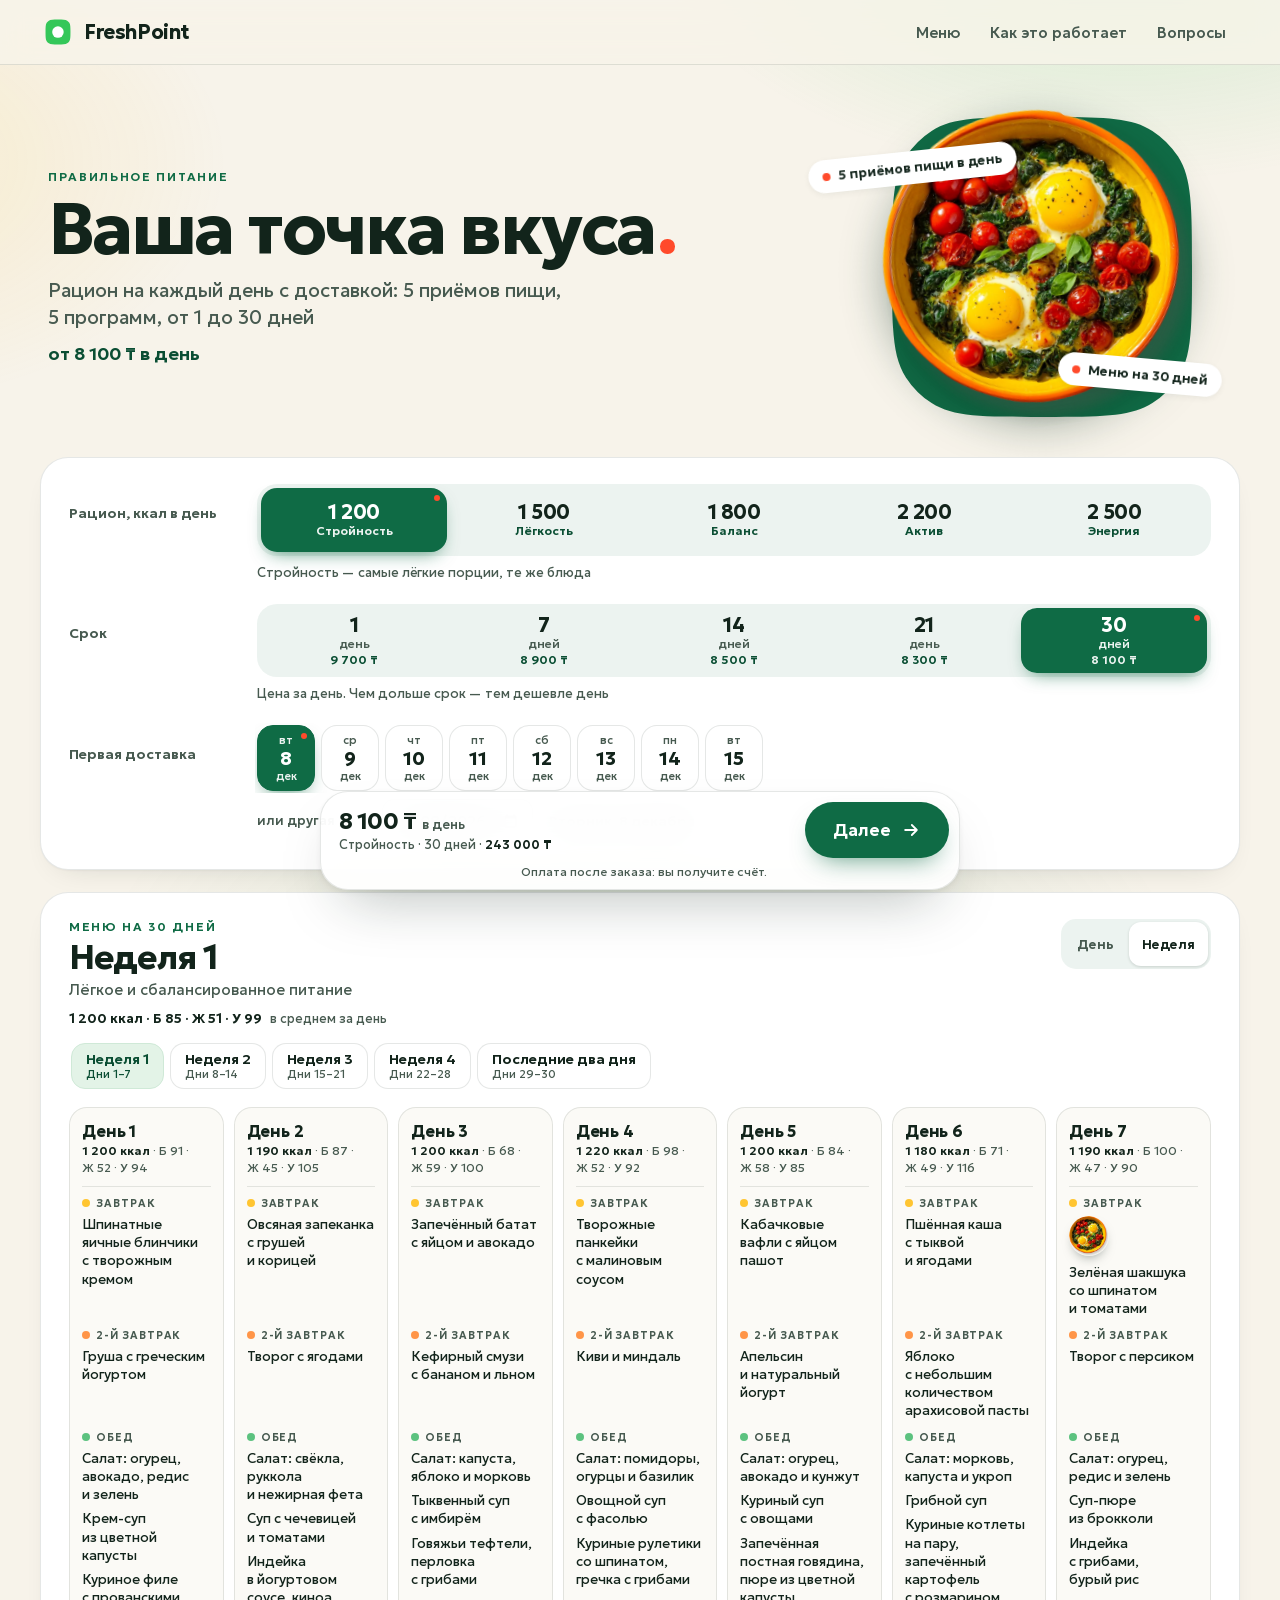
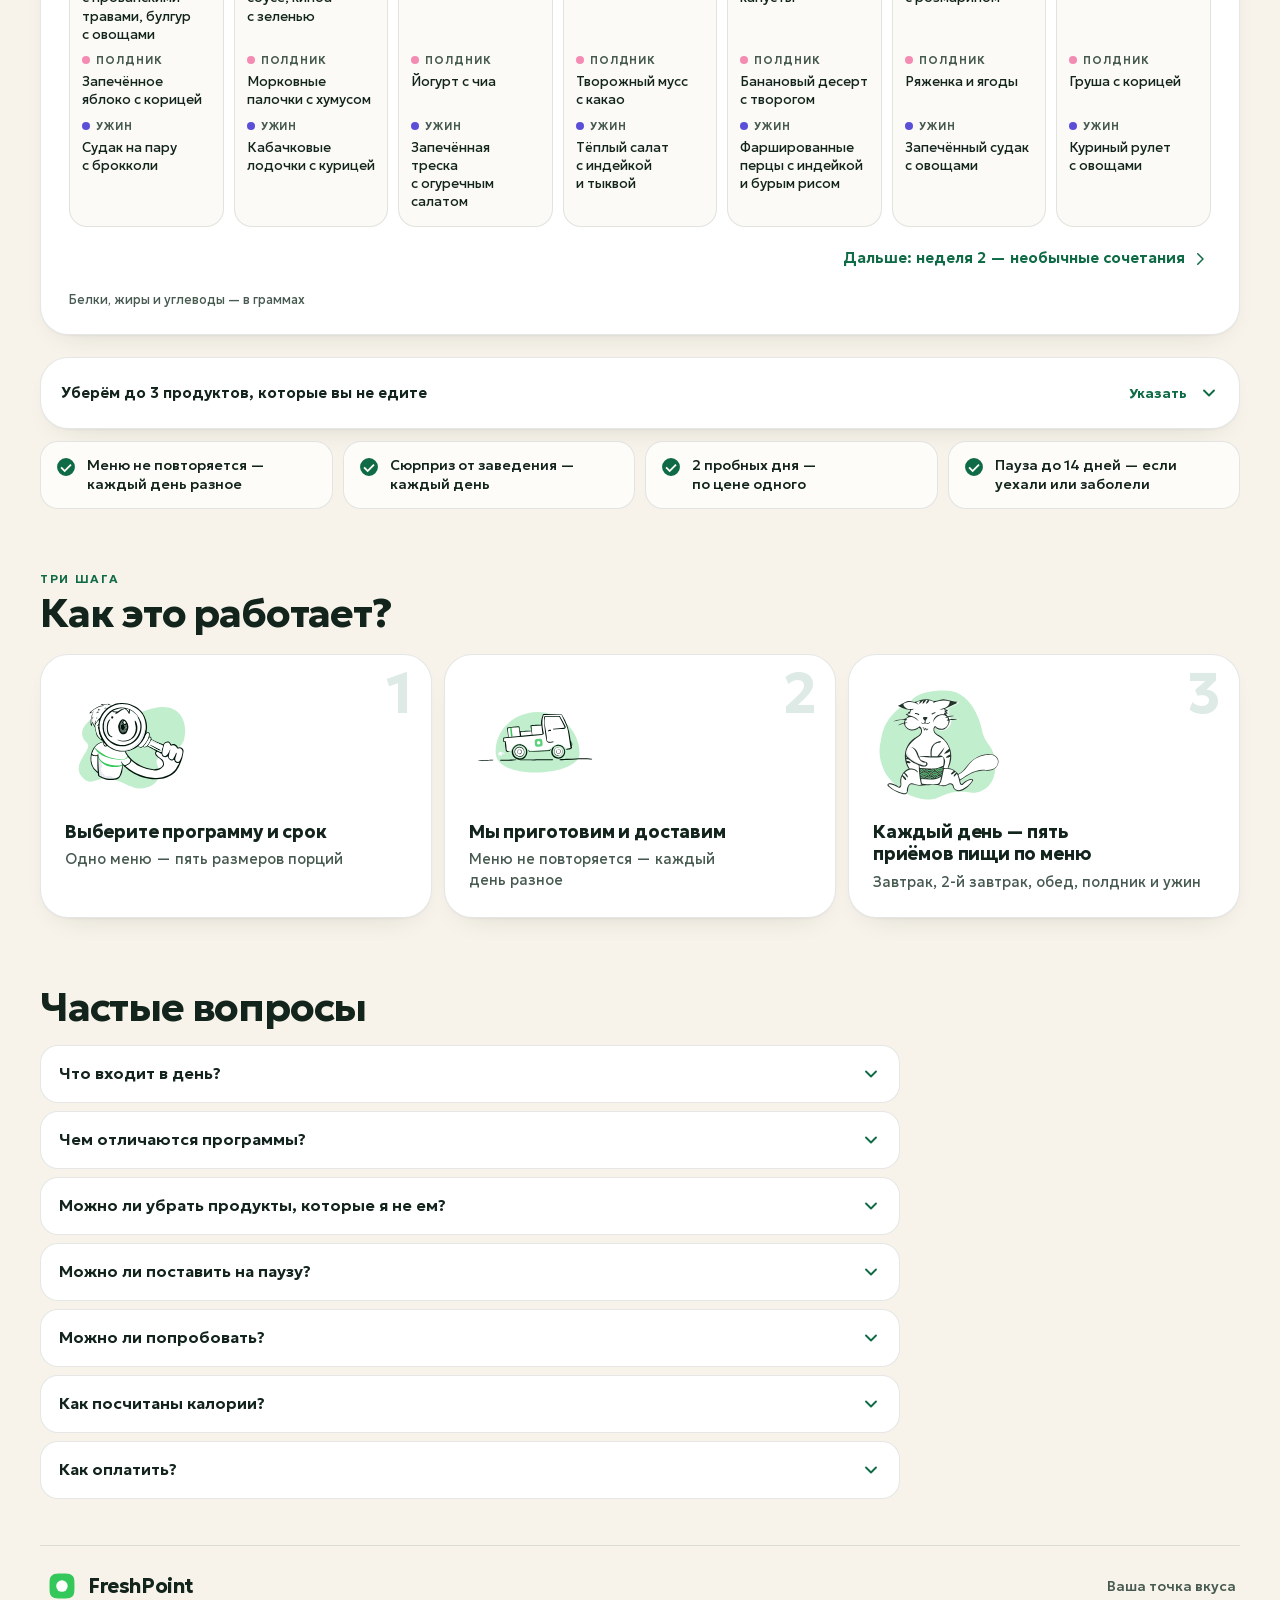
<file: index.html>
<!doctype html>
<html lang="ru">
<head>
<meta charset="utf-8">
<script>if (location.protocol === 'http:' && /(^|\.)freshpoint\.kz$/.test(location.hostname)) { location.replace('https://' + location.host + location.pathname + location.search + location.hash); }</script>
<meta name="viewport" content="width=device-width, initial-scale=1, viewport-fit=cover">
<meta name="robots" content="noindex, nofollow">
<meta name="format-detection" content="telephone=no">
<meta name="theme-color" content="#F7F3EA">
<title>FreshPoint — правильное питание с доставкой</title>
<meta name="description" content="Рацион на каждый день с доставкой: 5 приёмов пищи, 5 программ, от 1 до 30 дней">
<meta property="og:type" content="website">
<meta property="og:site_name" content="FreshPoint">
<meta property="og:title" content="FreshPoint — правильное питание с доставкой">
<meta property="og:description" content="Рацион на каждый день с доставкой: 5 приёмов пищи, 5 программ, от 1 до 30 дней">
<meta property="og:url" content="https://freshpoint.kz/">
<meta property="og:image" content="https://freshpoint.kz/assets/img/og.jpg">
<meta property="og:image:width" content="1200">
<meta property="og:image:height" content="630">
<meta name="twitter:card" content="summary_large_image">
<link rel="icon" href="assets/img/icon-32.png" type="image/png" sizes="32x32">
<link rel="icon" href="assets/img/logo-mark.svg" type="image/svg+xml">
<link rel="apple-touch-icon" href="assets/img/icon-180.png">
<link rel="stylesheet" href="assets/app.bb5eb2889d.css">
</head>
<body>
<div id="app"></div>
<noscript><p class="noscript">Для работы страницы включите JavaScript.</p></noscript>
<script src="assets/data.094f543a2c.js"></script>
<script src="assets/app.1be079a367.js"></script>
</body>
</html>
</file>
<file: assets/app.bb5eb2889d.css>
@font-face{font-family:"Geologica";src:url(fonts/geologica-400.woff) format("woff");font-weight:400;font-style:normal;font-display:swap}
@font-face{font-family:"Geologica";src:url(fonts/geologica-500.woff) format("woff");font-weight:500;font-style:normal;font-display:swap}
@font-face{font-family:"Geologica";src:url(fonts/geologica-600.woff) format("woff");font-weight:600;font-style:normal;font-display:swap}
@font-face{font-family:"Geologica";src:url(fonts/geologica-700.woff) format("woff");font-weight:700;font-style:normal;font-display:swap}

:root{
  --cream:#F7F3EA;--ink:#12241B;--ink-2:#475A50;--basil:#0F6B45;--basil-deep:#0A4E33;--mint:#E3F3E7;--mint-2:#CFE9D7;--tomato:#FF4A2B;
  --line:rgba(18,36,27,.11);--line-2:rgba(18,36,27,.2);--bad:#B3261E;--warn-bg:#FFF1DC;--soft:#FBFAF6;
  --m1:#FFC531;--m2:#FF9548;--m3:#5CC27F;--m4:#F48BB3;--m5:#5B4FD8;
  --r-md:16px;--r-lg:22px;--r-xl:28px;
  --sh-1:0 1px 2px rgba(18,36,27,.04),0 12px 32px -20px rgba(18,36,27,.2);
  --sh-2:0 2px 6px rgba(18,36,27,.06),0 28px 60px -26px rgba(18,36,27,.36);
  --t-fast:180ms cubic-bezier(.2,.8,.2,1);--t-mid:380ms cubic-bezier(.2,.8,.2,1);
  --font:"Geologica","Segoe UI",system-ui,-apple-system,sans-serif;
  --bar-h:0px;--max:1240px;
}
*{box-sizing:border-box;margin:0;padding:0}
html{-webkit-text-size-adjust:100%;scroll-padding-top:84px}
body{font:400 16px/1.5 var(--font);color:var(--ink);background-color:var(--cream);min-height:100vh;-webkit-font-smoothing:antialiased;text-rendering:optimizeLegibility}
body::before{content:"";position:fixed;inset:0;z-index:-1;pointer-events:none;background:
  radial-gradient(62vw 52vh at 88% -12%,rgba(52,199,89,.22),transparent 62%),
  radial-gradient(48vw 44vh at -12% 18%,rgba(255,197,49,.16),transparent 62%),
  radial-gradient(70vw 60vh at 50% 112%,rgba(15,107,69,.12),transparent 62%)}
img,svg{display:block;max-width:100%}
button,input,textarea{font:inherit;color:inherit}
button{-webkit-tap-highlight-color:transparent}
:focus-visible{outline:2px solid var(--basil);outline-offset:2px}
h1,h2,h3{text-wrap:balance}
p,li{text-wrap:pretty}
.nw{white-space:nowrap}
.noscript{padding:40px 20px;text-align:center}
.eyebrow{font:600 12px/1.3 var(--font);letter-spacing:.14em;text-transform:uppercase;color:var(--basil)}
.card{background-color:#fff;border:1px solid var(--line);border-radius:var(--r-xl);box-shadow:var(--sh-1)}

.btn{display:inline-flex;align-items:center;justify-content:center;gap:10px;min-height:52px;padding:0 26px;border:0;border-radius:999px;background-color:var(--basil);color:#fff;
  font:600 16px/1 var(--font);text-decoration:none;cursor:pointer;box-shadow:0 12px 26px -12px rgba(15,107,69,.7);transition:background-color var(--t-fast),transform var(--t-fast),box-shadow var(--t-fast)}
.btn svg{width:20px;height:20px;flex:none;transition:transform var(--t-fast)}
.btn:hover{background-color:var(--basil-deep)}
.btn:hover svg{transform:translateX(3px)}
.btn:active{transform:scale(.97)}
.btn[disabled]{background-color:#CBD5CE;color:#56635B;box-shadow:none;cursor:not-allowed}
.btn[disabled]:hover svg{transform:none}
.btn-lg{min-height:56px;font-size:17px;padding:0 28px}
.btn-ghost{background-color:#fff;color:var(--ink);border:1px solid var(--line-2);box-shadow:none;min-height:46px;padding:0 20px;font-size:15px}
.btn-ghost:hover{background-color:var(--mint)}
.link{display:inline-flex;align-items:center;gap:6px;min-height:44px;padding:0 2px;border:0;background:none;font:600 15px/1.25 var(--font);color:var(--basil);text-align:left;cursor:pointer}
.link svg{width:18px;height:18px;flex:none;transition:transform var(--t-fast)}
.link:hover svg{transform:translateX(3px)}

.top{position:sticky;top:0;z-index:20;background-color:rgba(247,243,234,.84);-webkit-backdrop-filter:saturate(1.4) blur(14px);backdrop-filter:saturate(1.4) blur(14px);border-bottom:1px solid var(--line)}
.top-in{max-width:var(--max);margin:0 auto;min-height:64px;padding:0 20px;display:flex;align-items:center;justify-content:space-between;gap:12px}
.logo{display:inline-flex;align-items:center;gap:8px;font:700 20px/1 var(--font);letter-spacing:-.02em;color:var(--ink);text-decoration:none}
.logo img{width:36px;height:36px}
.top-nav{display:flex;align-items:center;gap:2px}
.nav-link{min-height:44px;padding:0 14px;border:0;border-radius:999px;background-color:transparent;font:500 15px/1 var(--font);color:var(--ink-2);cursor:pointer;transition:background-color var(--t-fast),color var(--t-fast)}
.nav-link:hover{background-color:var(--mint);color:var(--basil-deep)}
.back{display:inline-flex;align-items:center;gap:6px;min-height:44px;padding:0 12px 0 4px;border-radius:999px;font:500 15px/1 var(--font);color:var(--ink);text-decoration:none}
.back svg{width:20px;height:20px}
.steps{list-style:none;display:flex;align-items:center;gap:8px}
.step{display:flex;align-items:center;gap:8px;font:500 14px/1 var(--font);color:var(--ink-2)}
.step b{width:28px;height:28px;border-radius:50%;display:grid;place-items:center;font:600 13px/1 var(--font);background-color:var(--mint);color:var(--basil-deep)}
.step.on{color:var(--ink);font-weight:600}
.step.on b{background-color:var(--basil);color:#fff}
.step + .step::before{content:"";width:18px;height:1px;background-color:var(--line-2)}

.home{max-width:var(--max);margin:0 auto;padding:4px 16px calc(var(--bar-h) + 36px);display:grid;grid-template-columns:minmax(0,1fr);gap:16px}
.home > *,.cfg-row,.intro-text{min-width:0}
.home > section[id]{scroll-margin-top:84px}
.intro{display:grid;grid-template-columns:minmax(0,1fr) auto;align-items:center;gap:14px;padding:18px 4px 4px}
.hero-title{margin-top:8px;font:700 clamp(34px,7.2vw,72px)/1 var(--font);letter-spacing:-.035em}
.hero-title::after{content:"";display:inline-block;width:.2em;height:.2em;margin-left:.08em;border-radius:50%;background-color:var(--tomato)}
.hero-lead{margin-top:12px;max-width:34em;font:400 15.5px/1.45 var(--font);color:var(--ink-2)}
.hero-price{margin-top:10px;font:600 16px/1.3 var(--font);color:var(--basil-deep)}
.hero-plates{position:relative;width:112px;height:112px;flex:none}
.hero-sq{position:absolute;inset:0;width:100%;height:100%;fill:var(--basil)}
.plate{position:absolute;left:50%;top:50%;width:106%;max-width:none;height:auto;transform:translate(-50%,-50%) rotate(-8deg);filter:drop-shadow(0 16px 22px rgba(8,48,32,.4))}
.sticker{display:none;position:absolute;align-items:center;gap:8px;white-space:nowrap;padding:10px 14px;border-radius:999px;background-color:#fff;color:var(--ink);font:600 13px/1 var(--font);box-shadow:var(--sh-2)}
.sticker::before{content:"";width:8px;height:8px;border-radius:50%;background-color:var(--tomato)}
.sticker-a{left:-84px;top:34px;transform:rotate(-6deg)}
.sticker-b{right:-30px;bottom:26px;transform:rotate(5deg)}

.cfg{padding:16px;display:grid;gap:16px}
.cfg-row{display:grid;gap:8px}
.cfg-label{font:600 13px/1.25 var(--font);color:var(--ink-2)}
.cfg-ctl{min-width:0;display:grid;gap:8px}
.cfg-note{font:400 13px/1.4 var(--font);color:var(--ink-2)}
.seg{display:grid;grid-template-columns:repeat(5,minmax(0,1fr));gap:4px;padding:4px;border-radius:20px;background-color:rgba(15,107,69,.08)}
.seg-o{position:relative;min-width:0;min-height:54px;padding:6px 2px;border:0;border-radius:16px;background-color:transparent;color:var(--ink);cursor:pointer;
  display:flex;flex-direction:column;align-items:center;justify-content:center;gap:1px;transition:background-color var(--t-fast),color var(--t-fast),box-shadow var(--t-fast),transform var(--t-fast)}
.seg-o b{font:700 18px/1.1 var(--font);letter-spacing:-.02em}
.seg-o small,.seg-unit{font:500 11px/1.2 var(--font);color:var(--ink-2)}
.seg-o small{font-weight:600;color:var(--basil-deep)}
.seg-name{display:none}
.seg-o:hover{background-color:rgba(255,255,255,.75)}
.seg-o:active,.date-o:active,.dchip:active{transform:scale(.96)}
.seg-o[aria-checked="true"]{background-color:var(--basil);color:#fff;box-shadow:0 8px 18px -8px rgba(15,107,69,.75)}
.seg-o[aria-checked="true"] small,.seg-o[aria-checked="true"] .seg-unit{color:rgba(255,255,255,.92)}
.seg-o[aria-checked="true"]::after,.date-o[aria-checked="true"]::after,.dchip[aria-pressed="true"]::after{content:"";position:absolute;top:7px;right:7px;width:6px;height:6px;border-radius:50%;background-color:var(--tomato)}
.dates{display:flex;gap:6px;overflow-x:auto;padding:2px;margin:-2px;scrollbar-width:none;scroll-snap-type:x proximity;-webkit-overflow-scrolling:touch}
.dates::-webkit-scrollbar,.wtabs::-webkit-scrollbar{display:none}
.date-o{position:relative;flex:0 0 58px;min-height:66px;border:1px solid var(--line);border-radius:16px;background-color:#fff;color:var(--ink);cursor:pointer;
  display:flex;flex-direction:column;align-items:center;justify-content:center;gap:1px;scroll-snap-align:start;transition:background-color var(--t-fast),color var(--t-fast),border-color var(--t-fast),transform var(--t-fast)}
.date-o small{font:500 11px/1.2 var(--font);color:var(--ink-2)}
.date-o b{font:700 19px/1.1 var(--font);letter-spacing:-.02em}
.date-o:hover{border-color:var(--basil)}
.date-o[aria-checked="true"]{background-color:var(--basil);border-color:var(--basil);color:#fff;box-shadow:0 8px 18px -8px rgba(15,107,69,.75)}
.date-o[aria-checked="true"] small{color:rgba(255,255,255,.92)}
.date-line{display:flex;flex-wrap:wrap;align-items:center;gap:8px 16px}
.date-other{display:inline-flex;align-items:center;gap:10px;font:500 13px/1.3 var(--font);color:var(--ink-2)}
.date-read{font:600 14px/1.35 var(--font);color:var(--ink)}
.date-read.bad{color:var(--bad)}
.date-read.hint{color:var(--ink-2);font-weight:500}

.field{width:100%;min-height:52px;padding:14px 16px;border:1px solid var(--line-2);border-radius:16px;background-color:#fff;font:400 16px/1.4 var(--font);color:var(--ink);transition:border-color var(--t-fast),box-shadow var(--t-fast)}
.field::placeholder{color:#7C8A81}
.field:focus{outline:none;border-color:var(--basil);box-shadow:0 0 0 4px rgba(15,107,69,.14)}
.field[aria-invalid="true"]{border-color:var(--bad)}
textarea.field{display:block;min-height:96px;resize:vertical}
textarea.field-2{min-height:76px}
.field-date{width:auto;min-height:44px;padding:8px 12px;border-radius:12px;font-size:15px}

.menu{padding:16px}
.menu-head{display:flex;align-items:flex-start;justify-content:space-between;gap:12px}
.menu-titles{min-width:0}
.week-title{margin-top:4px;font:700 26px/1.1 var(--font);letter-spacing:-.025em}
.week-theme{margin-top:4px;font:400 15px/1.35 var(--font);color:var(--ink-2)}
.menu-avg{margin-top:10px;font:600 13.5px/1.4 var(--font);color:var(--ink)}
.menu-avg small{margin-left:8px;font:400 12.5px/1.4 var(--font);color:var(--ink-2)}
.wtabs{display:flex;gap:6px;overflow-x:auto;margin-top:12px;padding:2px;scrollbar-width:none}
.wtab{flex:0 0 auto;min-height:46px;padding:6px 14px;border:1px solid var(--line);border-radius:14px;background-color:#fff;color:var(--ink);text-align:left;cursor:pointer;transition:background-color var(--t-fast),border-color var(--t-fast)}
.wtab b{display:block;font:600 14px/1.2 var(--font)}
.wtab small{display:block;font:400 11.5px/1.25 var(--font);color:var(--ink-2)}
.wtab:hover{border-color:var(--basil)}
.wtab[aria-pressed="true"]{background-color:var(--mint);border-color:var(--mint-2);color:var(--basil-deep)}
.wtab[aria-pressed="true"] small{color:var(--basil-deep)}
.mode{flex:none;display:inline-grid;grid-auto-flow:column;gap:2px;padding:3px;border-radius:15px;background-color:rgba(15,107,69,.08)}
.mode-o{min-height:44px;padding:0 13px;border:0;border-radius:12px;background-color:transparent;font:600 13px/1 var(--font);color:var(--ink-2);cursor:pointer;transition:background-color var(--t-fast),color var(--t-fast)}
.mode-o[aria-pressed="true"]{background-color:#fff;color:var(--ink);box-shadow:0 1px 3px rgba(18,36,27,.16)}
.dchips{display:grid;grid-template-columns:repeat(7,minmax(0,1fr));gap:6px;margin-top:14px}
.dchip{position:relative;min-width:0;min-height:54px;border:1px solid var(--line);border-radius:14px;background-color:#fff;color:var(--ink);cursor:pointer;
  display:flex;flex-direction:column;align-items:center;justify-content:center;gap:1px;transition:background-color var(--t-fast),color var(--t-fast),border-color var(--t-fast),transform var(--t-fast)}
.dchip small{font:500 10.5px/1.2 var(--font);color:var(--ink-2)}
.dchip b{font:700 18px/1.1 var(--font);letter-spacing:-.02em}
.dchip:hover{border-color:var(--basil)}
.dchip[aria-pressed="true"]{background-color:var(--basil);border-color:var(--basil);color:#fff}
.dchip[aria-pressed="true"] small{color:rgba(255,255,255,.92)}

.day{min-width:0}
.day-head{display:flex;flex-wrap:wrap;align-items:baseline;gap:2px 10px;padding-bottom:10px;border-bottom:1px solid var(--line)}
.day-head h3{font:700 16px/1.2 var(--font);letter-spacing:-.01em}
.day-kbju{font:400 12px/1.35 var(--font);color:var(--ink-2)}
.day-kbju b{font-weight:600;color:var(--ink)}
.meal{padding-top:10px}
.meal-name{font:600 10.5px/1.25 var(--font);letter-spacing:.09em;text-transform:uppercase;color:var(--ink-2)}
.meal-name::before{content:"";display:inline-block;width:8px;height:8px;margin-right:6px;border-radius:50%;background-color:var(--m3)}
.meal[data-kind="1"] .meal-name::before{background-color:var(--m1)}
.meal[data-kind="2"] .meal-name::before{background-color:var(--m2)}
.meal[data-kind="3"] .meal-name::before{background-color:var(--m3)}
.meal[data-kind="4"] .meal-name::before{background-color:var(--m4)}
.meal[data-kind="5"] .meal-name::before{background-color:var(--m5)}
.meal ul{list-style:none;display:grid;gap:6px;margin-top:6px}

.dish{display:flex;flex-wrap:wrap;align-items:center;gap:8px;font:400 13.5px/1.35 var(--font);color:var(--ink)}
.card-name{flex:1 1 9em;min-width:0;overflow-wrap:anywhere}
.dish-photo{flex:none;width:40px;height:40px;border-radius:50%;object-fit:cover;box-shadow:0 6px 12px -6px rgba(18,36,27,.5)}
.board{display:grid;grid-template-columns:repeat(7,minmax(0,1fr));gap:10px;margin-top:16px}
.board[data-count="2"]{grid-template-columns:repeat(2,minmax(0,1fr));max-width:560px}
.board .day{display:grid;grid-template-rows:subgrid;grid-row:span 6;row-gap:0;padding:14px 12px;border:1px solid var(--line);border-radius:18px;background-color:var(--soft)}
.dayview{margin-top:14px}
.dayview .day{padding:16px;border:1px solid var(--line);border-radius:20px;background-color:var(--soft)}
.dayview .day-head h3{font-size:22px;letter-spacing:-.02em}
.dayview .day-kbju{font-size:13px}
.dayview .meal{display:grid;grid-template-columns:128px minmax(0,1fr);gap:6px 12px;padding:12px 0;border-bottom:1px solid var(--line)}
.dayview .meal:last-child{border-bottom:0;padding-bottom:2px}
.dayview .meal-name{align-self:start;padding-top:4px}
.dayview .meal ul{margin-top:0;gap:8px}
.dayview .dish{font-size:15.5px;font-weight:500}
.dayview .dish-photo{width:56px;height:56px}
.day-more,.week-next{margin-top:10px;display:flex;justify-content:flex-end}
.board-note{margin-top:10px;font:400 12.5px/1.4 var(--font);color:var(--ink-2)}
@keyframes rise{from{opacity:0;transform:translateY(10px)}to{opacity:1;transform:none}}
.dayview .day,.board .day{animation:rise var(--t-mid) both}
.board .day:nth-child(2){animation-delay:30ms}.board .day:nth-child(3){animation-delay:60ms}.board .day:nth-child(4){animation-delay:90ms}
.board .day:nth-child(5){animation-delay:120ms}.board .day:nth-child(6){animation-delay:150ms}.board .day:nth-child(7){animation-delay:180ms}

.prefs{display:grid;gap:12px}
.ex{padding:6px}
.ex-toggle{width:100%;min-height:58px;display:grid;grid-template-columns:minmax(0,1fr) auto auto;align-items:center;gap:2px 12px;padding:10px 14px;border:0;border-radius:22px;background-color:transparent;color:var(--ink);text-align:left;cursor:pointer}
.ex-toggle:hover{background-color:var(--soft)}
.ex-title{grid-column:1;font:600 15px/1.3 var(--font)}
.ex-state{grid-column:1;font:400 13px/1.3 var(--font);color:var(--ink-2);overflow:hidden;text-overflow:ellipsis;white-space:nowrap}
.ex-state:empty{display:none}
.ex-act{grid-column:2;grid-row:1;font:600 14px/1 var(--font);color:var(--basil)}
.ex-toggle svg{grid-column:3;grid-row:1;width:20px;height:20px;color:var(--basil);transition:transform var(--t-fast)}
.ex-toggle[aria-expanded="true"] svg,.faq-q[aria-expanded="true"] svg{transform:rotate(180deg)}
.ex-panel{padding:4px 10px 12px}
.fl-3{display:grid;grid-template-columns:repeat(3,minmax(0,1fr));gap:8px}
.gets{list-style:none;display:grid;grid-template-columns:repeat(4,minmax(0,1fr));gap:10px}
.get{display:flex;align-items:flex-start;gap:10px;padding:14px;border:1px solid var(--line);border-radius:18px;background-color:rgba(255,255,255,.72);font:500 14px/1.35 var(--font)}
.get svg{flex:none;width:22px;height:22px;color:var(--basil)}

.sec{padding-top:28px}
.sec-title{margin-top:6px;font:700 clamp(26px,3.6vw,40px)/1.08 var(--font);letter-spacing:-.03em}
.how-grid{display:grid;grid-template-columns:repeat(3,minmax(0,1fr));gap:12px;margin-top:18px;counter-reset:how}
.how-item{position:relative;padding:20px;counter-increment:how}
.how-item::before{content:counter(how);position:absolute;top:10px;right:20px;font:700 56px/1 var(--font);letter-spacing:-.04em;color:rgba(15,107,69,.14)}
.how-img{width:112px;height:112px}
.how-item h3{margin-top:10px;font:700 18px/1.25 var(--font);letter-spacing:-.01em}
.how-item p{margin-top:6px;font:400 14.5px/1.45 var(--font);color:var(--ink-2)}
.faq-list{display:grid;gap:8px;margin-top:16px;max-width:860px}
.faq-item{border:1px solid var(--line);border-radius:18px;background-color:#fff}
.faq-q{width:100%;min-height:56px;display:flex;align-items:center;justify-content:space-between;gap:12px;padding:14px 18px;border:0;border-radius:18px;background-color:transparent;font:600 16px/1.3 var(--font);color:var(--ink);text-align:left;cursor:pointer}
.faq-q svg{flex:none;width:20px;height:20px;color:var(--basil);transition:transform var(--t-fast)}
.faq-a{padding:0 18px 16px;font:400 15px/1.5 var(--font);color:var(--ink-2)}
.foot{display:flex;flex-wrap:wrap;align-items:center;justify-content:space-between;gap:10px 16px;margin-top:24px;padding:22px 4px 4px;border-top:1px solid var(--line)}
.foot-note{font:500 14px/1.3 var(--font);color:var(--ink-2)}

.bar{position:fixed;left:0;right:0;bottom:0;z-index:30;padding:0 10px calc(10px + env(safe-area-inset-bottom));pointer-events:none}
.bar-box{pointer-events:auto;max-width:640px;margin:0 auto;padding:10px 10px 9px 18px;border:1px solid var(--line);border-radius:28px;background-color:rgba(255,255,255,.92);
  -webkit-backdrop-filter:blur(18px) saturate(1.5);backdrop-filter:blur(18px) saturate(1.5);box-shadow:var(--sh-2)}
.bar-in{display:flex;align-items:center;justify-content:space-between;gap:12px}
.bar-text{min-width:0;display:grid;gap:2px}
.bar-main{display:flex;flex-wrap:wrap;align-items:baseline;gap:0 6px}
.bar-main b{font:700 23px/1.15 var(--font);letter-spacing:-.025em;white-space:nowrap}
.bar-unit{font:500 13px/1.3 var(--font);color:var(--ink-2)}
.bar-sub{font:400 12.5px/1.3 var(--font);color:var(--ink-2)}
.bar-sub b{font-weight:600;color:var(--ink);white-space:nowrap}
.bar-hint{margin-top:6px;text-align:center;font:400 12px/1.3 var(--font);color:var(--ink-2)}
.bar-err{font:500 13px/1.3 var(--font);color:var(--bad)}
.bar-err:empty{display:none}
.bar .btn{flex:none}

.flow{min-height:100vh}
.co{max-width:1080px;margin:0 auto;padding:18px 16px calc(var(--bar-h) + 32px);display:grid;grid-template-columns:minmax(0,1.2fr) minmax(0,.8fr);gap:16px;align-items:start}
.co-form{padding:22px;display:grid;gap:16px}
.co-form h1{font:700 30px/1.1 var(--font);letter-spacing:-.03em}
.fl{display:grid;gap:6px;min-width:0}
.fl-cap{font:600 13px/1.3 var(--font);color:var(--ink-2)}
.fl-row{display:grid;grid-template-columns:repeat(2,minmax(0,1fr));gap:12px}
.err{font:500 13px/1.3 var(--font);font-style:normal;color:var(--bad)}
.err:empty{display:none}
.consent{font:400 13px/1.45 var(--font);color:var(--ink-2)}
.co-sum{position:sticky;top:84px;padding:22px}
.col-title{font:700 20px/1.2 var(--font);letter-spacing:-.02em}
.sum-block{display:grid;gap:2px;margin-top:14px;min-width:0}
.sum-block b{font:600 12.5px/1.3 var(--font);color:var(--ink-2)}
.sum-val{font:500 15.5px/1.35 var(--font);overflow-wrap:anywhere}
.sum-rows{list-style:none;margin-top:16px;border-top:1px solid var(--line)}
.sum-rows li{display:flex;align-items:baseline;justify-content:space-between;gap:12px;padding:12px 0;border-bottom:1px solid var(--line);font:500 15px/1.3 var(--font)}
.sum-rows li small{display:block;font:400 13px/1.3 var(--font);color:var(--basil-deep)}
.sum-rows li b{font:600 16px/1.2 var(--font);white-space:nowrap}
.sum-rows .total{border-bottom:0;font-weight:700;font-size:17px}
.sum-rows .total b{font-weight:700;font-size:21px;letter-spacing:-.02em}
.incl{padding-top:14px;border-top:1px solid var(--line)}
.incl h3{font:700 15px/1.3 var(--font)}
.incl p{margin-top:2px;font:400 14px/1.4 var(--font);color:var(--ink-2)}
.incl ul{list-style:none;display:grid;gap:8px;margin-top:10px}
.incl-name{font:500 14px/1.3 var(--font)}
.incl-name small{display:block;font:400 12.5px/1.3 var(--font);color:var(--ink-2)}

.done{max-width:860px;margin:0 auto;padding:36px 16px 64px;text-align:center;overflow-wrap:anywhere}
.done-grid > div{min-width:0}
.done-logo{display:flex;justify-content:center}
.done-title{margin-top:22px;font:700 clamp(28px,5.4vw,46px)/1.06 var(--font);letter-spacing:-.03em}
.done-status{display:flex;align-items:center;justify-content:center;gap:8px;max-width:640px;margin:18px auto 0;font:600 16px/1.4 var(--font)}
.done-status svg{flex:none;width:24px;height:24px}
.done-status.ok{color:var(--basil)}
.done-status.warn{padding:12px 18px;border-radius:16px;background-color:var(--warn-bg);color:var(--ink)}
.payb{max-width:640px;margin:32px auto 0}
.payb h2{font:700 24px/1.2 var(--font);letter-spacing:-.02em}
.payb-text{margin-top:8px;font:500 18px/1.4 var(--font)}
.payb-top{margin-top:18px}
.payb-top .done-status{margin-top:0}
.payb-top .btn{margin-top:14px}
.inv{margin-top:28px;padding:22px;text-align:left}
.inv-head{display:flex;flex-wrap:wrap;align-items:baseline;justify-content:space-between;gap:4px 16px;padding-bottom:14px;border-bottom:1px solid var(--line)}
.inv-head h2{font:700 22px/1.2 var(--font);letter-spacing:-.02em}
#inv-date{font:400 14px/1.3 var(--font);color:var(--ink-2)}
.done-grid{display:grid;grid-template-columns:repeat(2,minmax(0,1fr));gap:0 36px}
.done-actions{display:flex;flex-wrap:wrap;justify-content:center;gap:10px;margin-top:32px}

.lost{min-height:100vh;display:flex;flex-direction:column;align-items:center;justify-content:center;gap:18px;padding:40px 20px;text-align:center}
.lost h1{font:700 clamp(28px,5.4vw,46px)/1.08 var(--font);letter-spacing:-.03em}
.lost .lead{font:400 16px/1.5 var(--font);color:var(--ink-2)}

.first .home > *{animation:rise 520ms cubic-bezier(.2,.8,.2,1) both}
.first .home > :nth-child(2){animation-delay:70ms}.first .home > :nth-child(3){animation-delay:140ms}.first .home > :nth-child(4){animation-delay:210ms}
@keyframes plate-in{from{opacity:0;transform:translate(-50%,-50%) rotate(-64deg) scale(.86)}to{opacity:1;transform:translate(-50%,-50%) rotate(-8deg) scale(1)}}
.first .plate{animation:plate-in 900ms cubic-bezier(.2,.8,.2,1) both}

@media (min-width:480px){
  .seg-name{display:block}
}
@media (min-width:900px){
  .home{gap:22px;padding:8px 20px calc(var(--bar-h) + 44px)}
  .intro{gap:48px;padding:44px 8px 18px}
  .hero-lead{font-size:19px}
  .hero-price{font-size:18px}
  .hero-plates{width:300px;height:300px;margin-right:40px}
  .sticker{display:inline-flex}
  .cfg{padding:26px 28px;gap:22px}
  .cfg-row{grid-template-columns:168px minmax(0,1fr);gap:20px}
  .cfg-label{padding-top:21px;font-size:14px}
  .seg-o{min-height:64px}
  .seg-o b{font-size:20px}
  .seg-o small,.seg-unit{font-size:12px}
  .menu{padding:26px 28px}
  .week-title{font-size:34px}
  .sec{padding-top:40px}
  .how-item{padding:24px}
  .how-img{width:132px;height:132px}
}
@media (max-width:1179px){
  .board{grid-template-columns:repeat(4,minmax(0,1fr))}
}
@media (max-width:1099px){
  .gets{grid-template-columns:repeat(2,minmax(0,1fr))}
}
@media (max-width:860px){
  .co{grid-template-columns:minmax(0,1fr)}
  .co-sum{position:static}
  .how-grid{grid-template-columns:minmax(0,1fr)}
  .how-item{display:grid;grid-template-columns:auto minmax(0,1fr);gap:0 16px;align-items:center}
  .how-img{grid-row:span 2;width:84px;height:84px}
  .how-item h3{margin-top:0;align-self:end;padding-right:44px}
  .how-item p{align-self:start}
}
@media (max-width:760px){
  .board{grid-template-columns:repeat(2,minmax(0,1fr))}
  .nav-wide{display:none}
}
@media (max-width:520px){
  .board,.board[data-count="2"]{grid-template-columns:minmax(0,1fr)}
  .board .day{display:block}
  .gets{grid-template-columns:minmax(0,1fr)}
  .fl-3,.fl-row,.done-grid{grid-template-columns:minmax(0,1fr)}
  .dayview .meal{grid-template-columns:minmax(0,1fr)}
  .dayview .meal-name{padding-top:0}
  .step-name{display:none}
  .step.on .step-name{display:inline}
  .bar-box{padding:9px 9px 8px 16px}
  .bar-main b{font-size:21px}
  .bar .btn{padding:0 20px}
  .co-form,.co-sum,.inv{padding:18px}
  .done-actions .btn{flex:1 1 40%}
}
@media (prefers-reduced-motion:reduce){
  *,*::before,*::after{animation:none!important;transition:none!important}
}
@media print{
  body{background-color:#fff}
  body::before{display:none}
  .done-actions,.payb .btn,.done-status,.done-title{display:none!important}
  .done{padding:0}
  .inv{border:0;box-shadow:none;padding:0;margin-top:20px}
}
</file>
